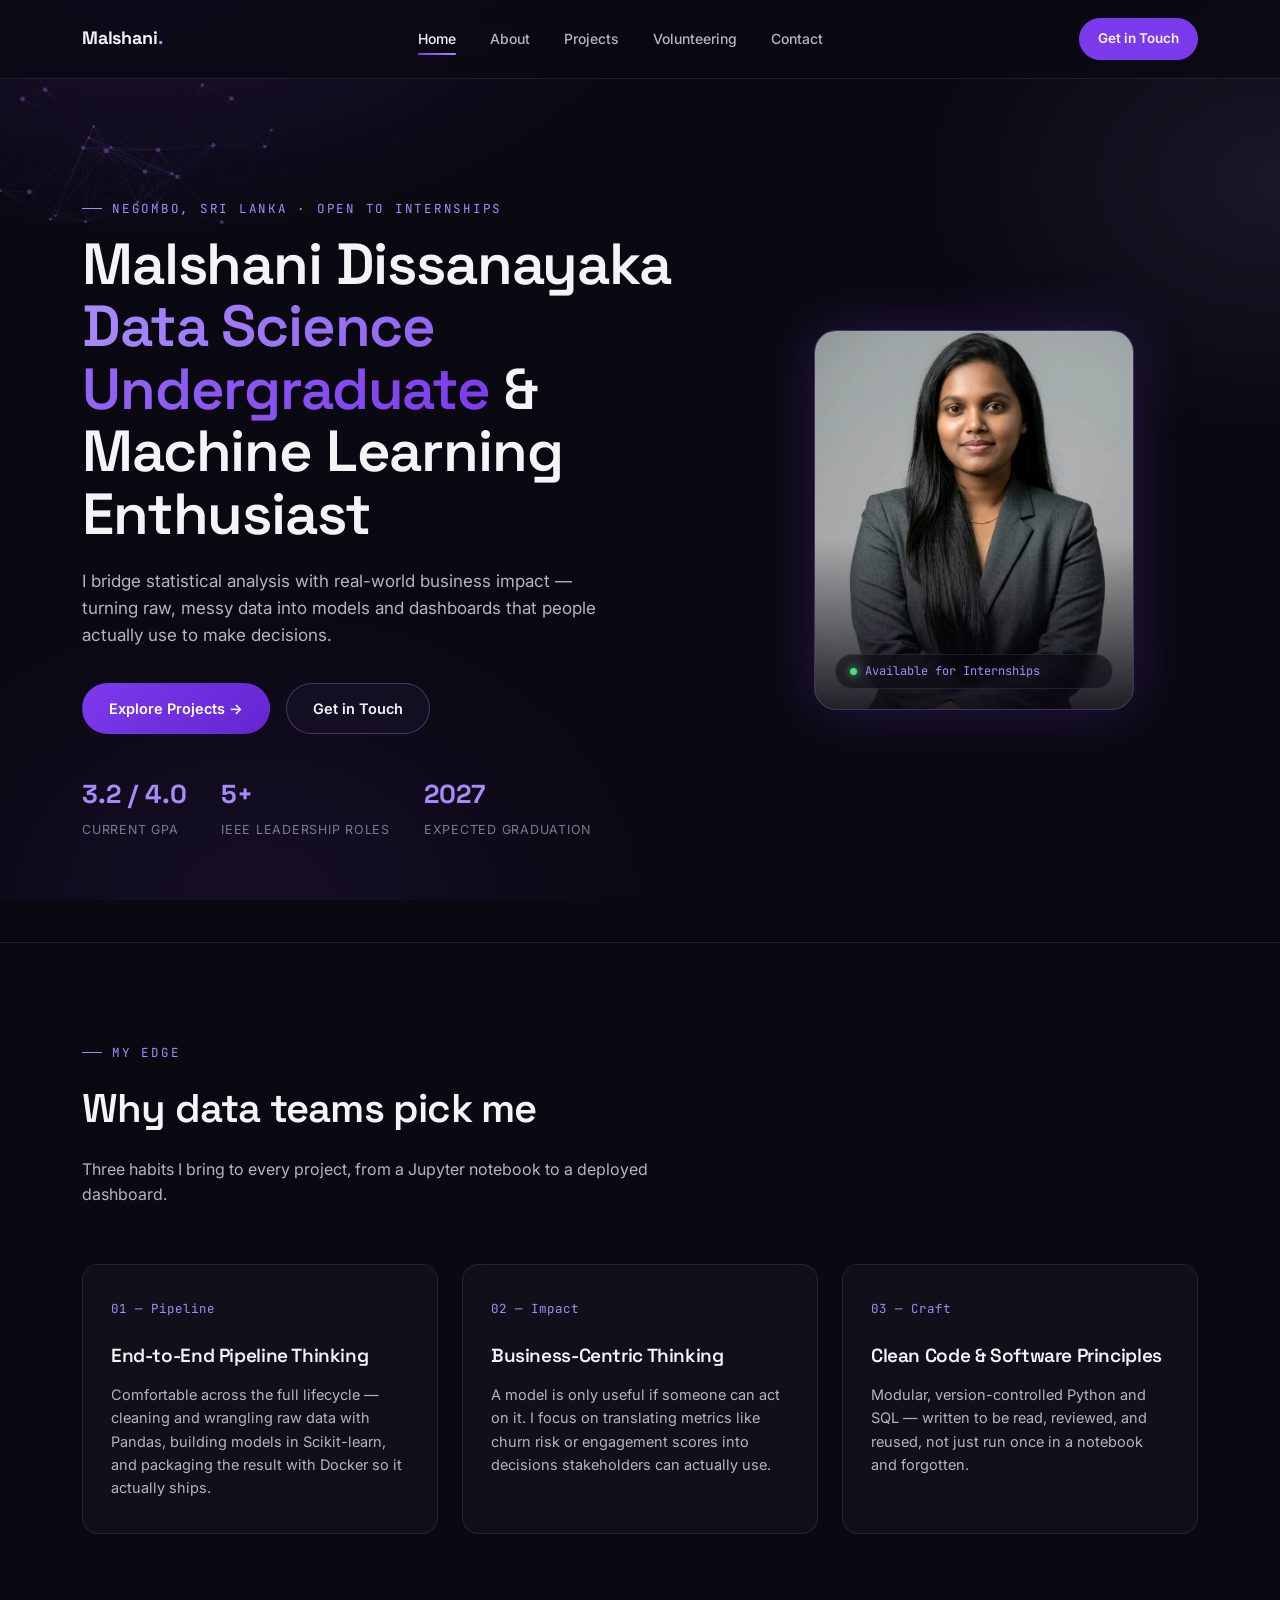
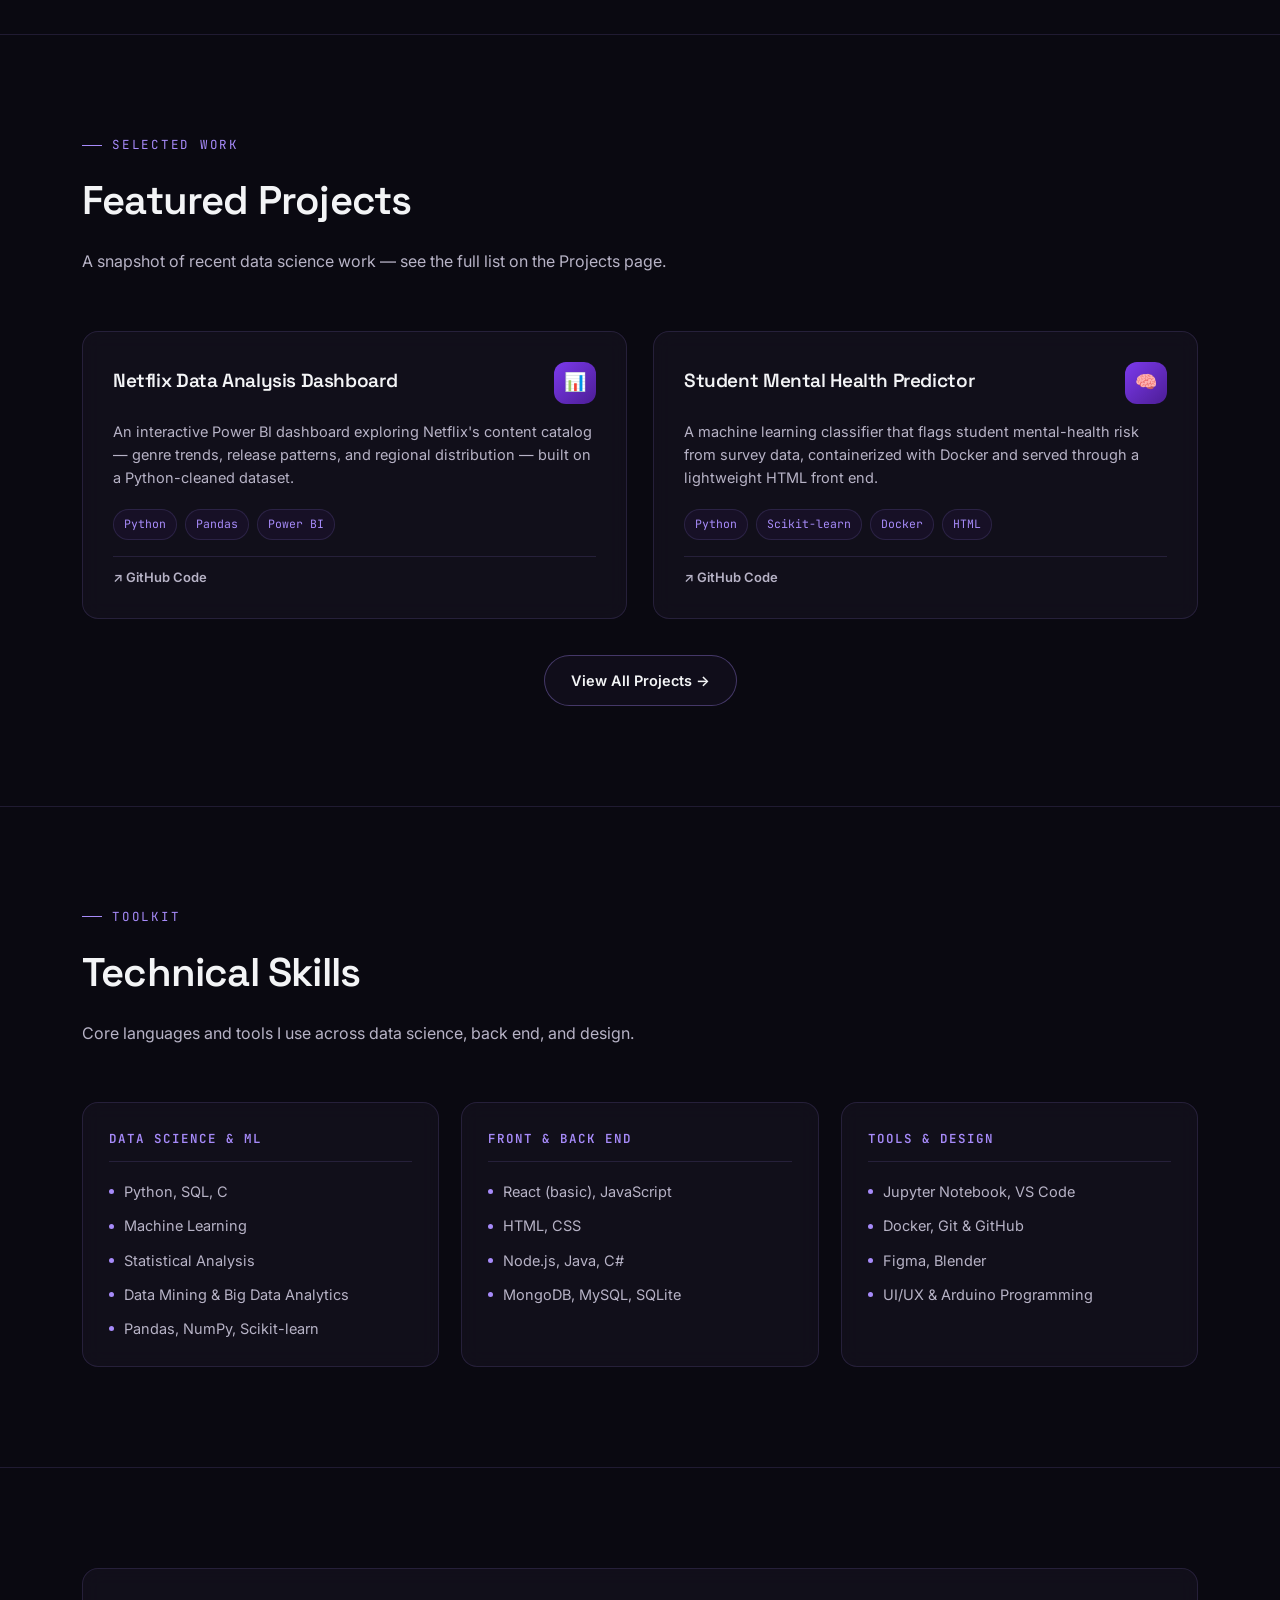
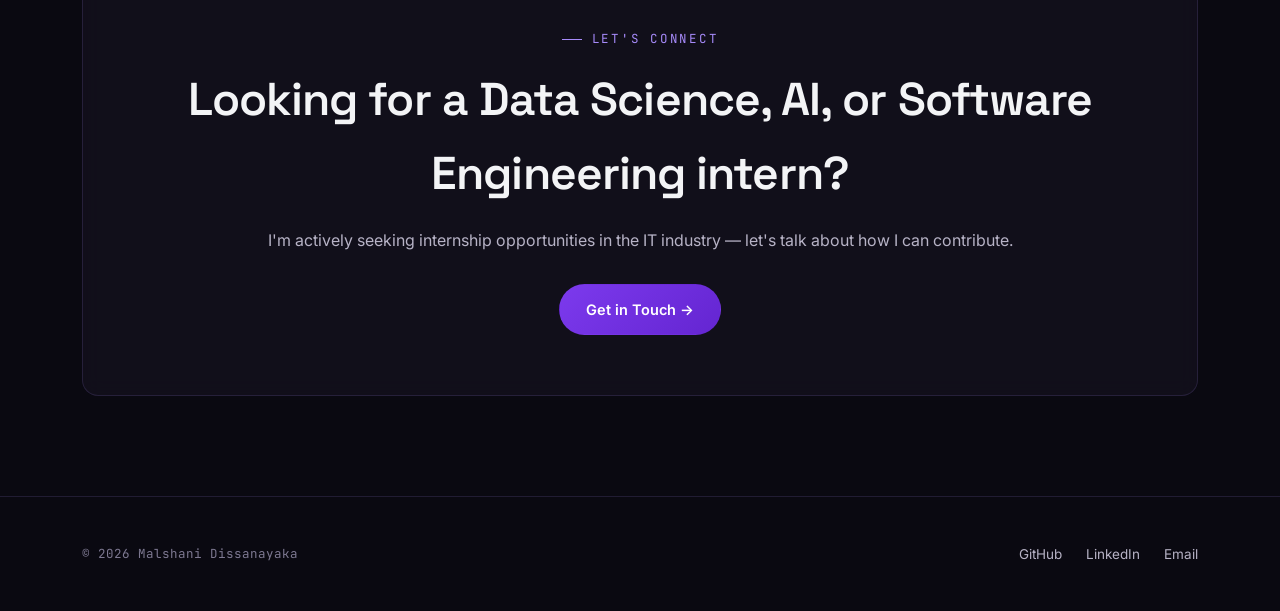
<file: index.html>
<!DOCTYPE html>
<html lang="en">
<head>
<meta charset="UTF-8" />
<meta name="viewport" content="width=device-width, initial-scale=1.0" />
<title>Malshani Dissanayaka — Data Science Undergraduate</title>
<meta name="description" content="Portfolio of Malshani Dissanayaka, Data Science undergraduate specializing in machine learning, analytics and data-driven products." />
<link rel="preconnect" href="https://fonts.googleapis.com">
<link rel="preconnect" href="https://fonts.gstatic.com" crossorigin>
<link href="https://fonts.googleapis.com/css2?family=Space+Grotesk:wght@500;600;700&family=Inter:wght@400;500;600;700&family=JetBrains+Mono:wght@400;500&display=swap" rel="stylesheet">
<link rel="stylesheet" href="css/style.css" />
</head>
<body>

<nav class="nav">
  <div class="nav-inner">
    <a href="index.html" class="nav-logo">Malshani<span>.</span></a>
    <ul class="nav-links">
      <li><a href="index.html" class="active">Home</a></li>
      <li><a href="about.html">About</a></li>
      <li><a href="projects.html">Projects</a></li>
      <li><a href="volunteering.html">Volunteering</a></li>
      <li><a href="contact.html">Contact</a></li>
    </ul>
    <a href="contact.html" class="nav-cta">Get in Touch</a>
    <button class="nav-toggle" aria-label="Toggle navigation">
      <span></span><span></span><span></span>
    </button>
  </div>
</nav>

<header class="hero">
  <canvas id="node-canvas"></canvas>
  <div class="wrap">
    <div class="hero-grid">
      <div>
        <div class="eyebrow">Negombo, Sri Lanka · Open to internships</div>
        <h1>Malshani Dissanayaka<br><span class="accent">Data Science Undergraduate</span> &amp; Machine Learning Enthusiast</h1>
        <p class="hero-sub">I bridge statistical analysis with real-world business impact — turning raw, messy data into models and dashboards that people actually use to make decisions.</p>
        <div class="hero-actions">
          <a href="projects.html" class="btn btn-primary">Explore Projects →</a>
          <a href="contact.html" class="btn btn-ghost">Get in Touch</a>
        </div>
        <div class="hero-stats">
          <div class="hstat"><b>3.2 / 4.0</b><span>Current GPA</span></div>
          <div class="hstat"><b>5+</b><span>IEEE Leadership Roles</span></div>
          <div class="hstat"><b>2027</b><span>Expected Graduation</span></div>
        </div>
      </div>
      <div class="hero-portrait">
        <div class="portrait-frame">
          <img src="assets/profile.png" alt="Portrait of Malshani Dissanayaka" />
          <div class="portrait-tag"><span class="pulse-dot"></span> Available for Internships</div>
        </div>
      </div>
    </div>
  </div>
</header>

<section class="section" id="edge">
  <div class="wrap">
    <div class="section-head reveal">
      <div class="eyebrow">My Edge</div>
      <h2>Why data teams pick me</h2>
      <p>Three habits I bring to every project, from a Jupyter notebook to a deployed dashboard.</p>
    </div>
    <div class="pillars">
      <div class="pillar reveal">
        <div class="pillar-index mono">01 — Pipeline</div>
        <h3>End-to-End Pipeline Thinking</h3>
        <p>Comfortable across the full lifecycle — cleaning and wrangling raw data with Pandas, building models in Scikit-learn, and packaging the result with Docker so it actually ships.</p>
      </div>
      <div class="pillar reveal">
        <div class="pillar-index mono">02 — Impact</div>
        <h3>Business-Centric Thinking</h3>
        <p>A model is only useful if someone can act on it. I focus on translating metrics like churn risk or engagement scores into decisions stakeholders can actually use.</p>
      </div>
      <div class="pillar reveal">
        <div class="pillar-index mono">03 — Craft</div>
        <h3>Clean Code &amp; Software Principles</h3>
        <p>Modular, version-controlled Python and SQL — written to be read, reviewed, and reused, not just run once in a notebook and forgotten.</p>
      </div>
    </div>
  </div>
</section>

<section class="section" id="projects-preview">
  <div class="wrap">
    <div class="section-head reveal">
      <div class="eyebrow">Selected Work</div>
      <h2>Featured Projects</h2>
      <p>A snapshot of recent data science work — see the full list on the Projects page.</p>
    </div>
    <div class="project-grid">
      <div class="pcard reveal">
        <div class="pcard-top">
          <div>
            <h3>Netflix Data Analysis Dashboard</h3>
          </div>
          <div class="pcard-icon">📊</div>
        </div>
        <p>An interactive Power BI dashboard exploring Netflix's content catalog — genre trends, release patterns, and regional distribution — built on a Python-cleaned dataset.</p>
        <div class="tag-row">
          <span class="tag">Python</span><span class="tag">Pandas</span><span class="tag">Power BI</span>
        </div>
        <div class="pcard-links">
          <a href="https://github.com/MalshaniDissanayaka" target="_blank" rel="noopener">↗ GitHub Code</a>
        </div>
      </div>
      <div class="pcard reveal">
        <div class="pcard-top">
          <div>
            <h3>Student Mental Health Predictor</h3>
          </div>
          <div class="pcard-icon">🧠</div>
        </div>
        <p>A machine learning classifier that flags student mental-health risk from survey data, containerized with Docker and served through a lightweight HTML front end.</p>
        <div class="tag-row">
          <span class="tag">Python</span><span class="tag">Scikit-learn</span><span class="tag">Docker</span><span class="tag">HTML</span>
        </div>
        <div class="pcard-links">
          <a href="https://github.com/MalshaniDissanayaka" target="_blank" rel="noopener">↗ GitHub Code</a>
        </div>
      </div>
    </div>
    <div style="margin-top:36px;text-align:center;" class="reveal">
      <a href="projects.html" class="btn btn-ghost">View All Projects →</a>
    </div>
  </div>
</section>

<section class="section" id="skills-preview">
  <div class="wrap">
    <div class="section-head reveal">
      <div class="eyebrow">Toolkit</div>
      <h2>Technical Skills</h2>
      <p>Core languages and tools I use across data science, back end, and design.</p>
    </div>
    <div class="skills-grid">
      <div class="skill-col reveal">
        <h4>Data Science &amp; ML</h4>
        <ul>
          <li>Python, SQL, C</li>
          <li>Machine Learning</li>
          <li>Statistical Analysis</li>
          <li>Data Mining &amp; Big Data Analytics</li>
          <li>Pandas, NumPy, Scikit-learn</li>
        </ul>
      </div>
      <div class="skill-col reveal">
        <h4>Front &amp; Back End</h4>
        <ul>
          <li>React (basic), JavaScript</li>
          <li>HTML, CSS</li>
          <li>Node.js, Java, C#</li>
          <li>MongoDB, MySQL, SQLite</li>
        </ul>
      </div>
      <div class="skill-col reveal">
        <h4>Tools &amp; Design</h4>
        <ul>
          <li>Jupyter Notebook, VS Code</li>
          <li>Docker, Git &amp; GitHub</li>
          <li>Figma, Blender</li>
          <li>UI/UX &amp; Arduino Programming</li>
        </ul>
      </div>
    </div>
  </div>
</section>

<section class="section" id="cta">
  <div class="wrap reveal">
    <div class="contact-card contact-big">
      <div class="eyebrow" style="justify-content:center;">Let's Connect</div>
      <h2>Looking for a Data Science, AI, or Software Engineering intern?</h2>
      <p>I'm actively seeking internship opportunities in the IT industry — let's talk about how I can contribute.</p>
      <a href="contact.html" class="btn btn-primary">Get in Touch →</a>
    </div>
  </div>
</section>

<footer class="footer">
  <div class="wrap footer-inner">
    <span class="footer-mute">© 2026 Malshani Dissanayaka</span>
    <ul class="footer-links">
      <li><a href="https://github.com/MalshaniDissanayaka" target="_blank" rel="noopener">GitHub</a></li>
      <li><a href="https://www.linkedin.com/in/malshani-dissanayaka-32492b304" target="_blank" rel="noopener">LinkedIn</a></li>
      <li><a href="mailto:malsdiss7@gmail.com">Email</a></li>
    </ul>
  </div>
</footer>

<script src="js/script.js"></script>
</body>
</html>
</file>
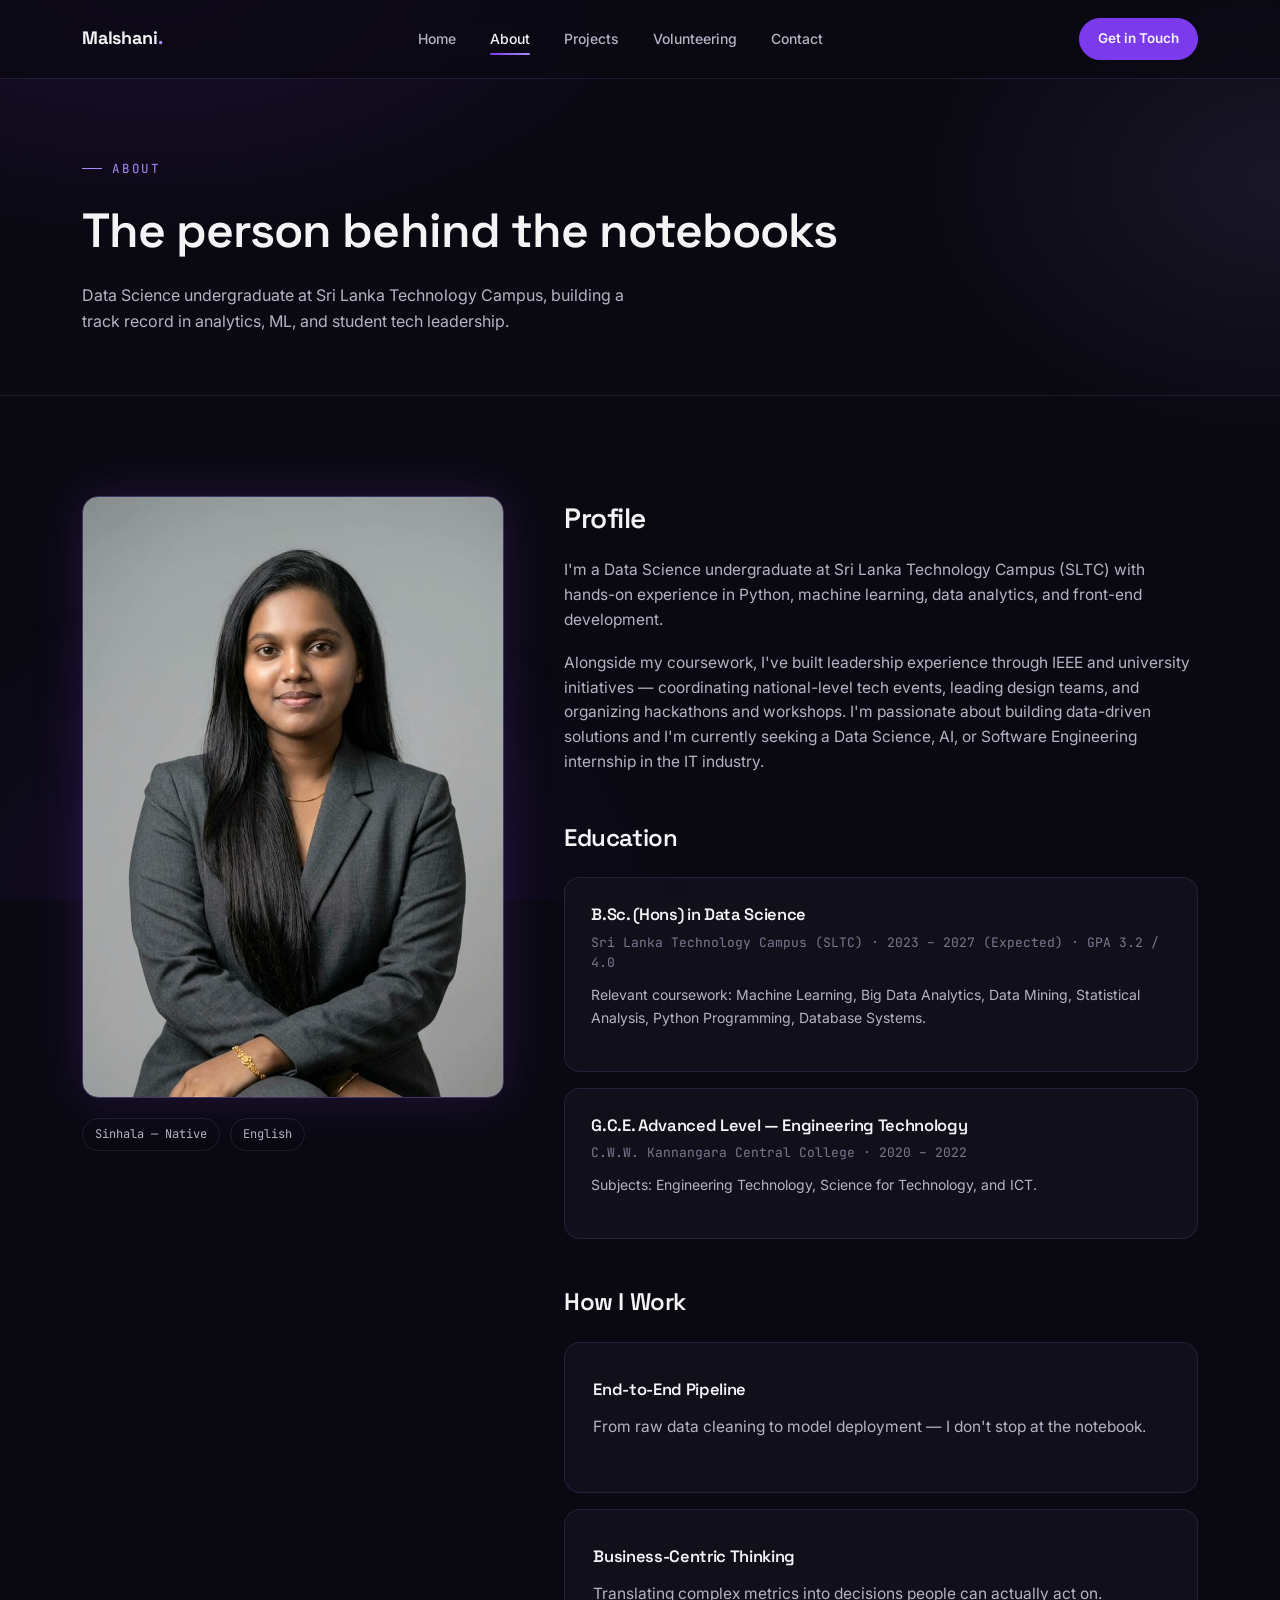
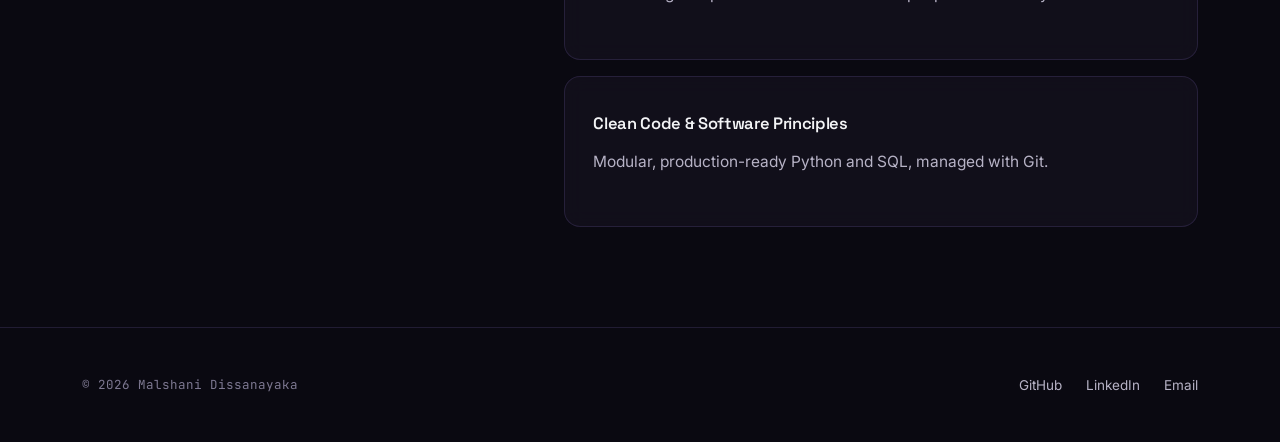
<file: about.html>
<!DOCTYPE html>
<html lang="en">
<head>
<meta charset="UTF-8" />
<meta name="viewport" content="width=device-width, initial-scale=1.0" />
<title>About — Malshani Dissanayaka</title>
<link rel="preconnect" href="https://fonts.googleapis.com">
<link rel="preconnect" href="https://fonts.gstatic.com" crossorigin>
<link href="https://fonts.googleapis.com/css2?family=Space+Grotesk:wght@500;600;700&family=Inter:wght@400;500;600;700&family=JetBrains+Mono:wght@400;500&display=swap" rel="stylesheet">
<link rel="stylesheet" href="css/style.css" />
</head>
<body>

<nav class="nav">
  <div class="nav-inner">
    <a href="index.html" class="nav-logo">Malshani<span>.</span></a>
    <ul class="nav-links">
      <li><a href="index.html">Home</a></li>
      <li><a href="about.html" class="active">About</a></li>
      <li><a href="projects.html">Projects</a></li>
      <li><a href="volunteering.html">Volunteering</a></li>
      <li><a href="contact.html">Contact</a></li>
    </ul>
    <a href="contact.html" class="nav-cta">Get in Touch</a>
    <button class="nav-toggle" aria-label="Toggle navigation"><span></span><span></span><span></span></button>
  </div>
</nav>

<header class="page-hero">
  <div class="wrap">
    <div class="eyebrow">About</div>
    <h1>The person behind the notebooks</h1>
    <p>Data Science undergraduate at Sri Lanka Technology Campus, building a track record in analytics, ML, and student tech leadership.</p>
  </div>
</header>

<section class="section" style="border-top:none;">
  <div class="wrap">
    <div class="about-grid">
      <div class="about-photo reveal">
        <div class="frame">
          <img src="assets/profile.png" alt="Malshani Dissanayaka" />
        </div>
        <div class="about-lang">
          <span class="lang-pill">Sinhala — Native</span>
          <span class="lang-pill">English</span>
        </div>
      </div>

      <div class="about-body">
        <div class="reveal" style="margin-bottom:44px;">
          <h2 style="font-size:28px;margin-bottom:18px;">Profile</h2>
          <p>I'm a Data Science undergraduate at Sri Lanka Technology Campus (SLTC) with hands-on experience in Python, machine learning, data analytics, and front-end development.</p>
          <p>Alongside my coursework, I've built leadership experience through IEEE and university initiatives — coordinating national-level tech events, leading design teams, and organizing hackathons and workshops. I'm passionate about building data-driven solutions and I'm currently seeking a Data Science, AI, or Software Engineering internship in the IT industry.</p>
        </div>

        <div class="reveal">
          <h2 style="font-size:24px;margin-bottom:20px;">Education</h2>
          <div class="edu-card">
            <h4>B.Sc. (Hons) in Data Science</h4>
            <div class="edu-meta">Sri Lanka Technology Campus (SLTC) · 2023 – 2027 (Expected) · GPA 3.2 / 4.0</div>
            <p>Relevant coursework: Machine Learning, Big Data Analytics, Data Mining, Statistical Analysis, Python Programming, Database Systems.</p>
          </div>
          <div class="edu-card">
            <h4>G.C.E. Advanced Level — Engineering Technology</h4>
            <div class="edu-meta">C.W.W. Kannangara Central College · 2020 – 2022</div>
            <p>Subjects: Engineering Technology, Science for Technology, and ICT.</p>
          </div>
        </div>

        <div class="reveal" style="margin-top:44px;">
          <h2 style="font-size:24px;margin-bottom:20px;">How I Work</h2>
          <div class="pillars" style="grid-template-columns:1fr;gap:16px;">
            <div class="pillar">
              <h3 style="font-size:16.5px;">End-to-End Pipeline</h3>
              <p>From raw data cleaning to model deployment — I don't stop at the notebook.</p>
            </div>
            <div class="pillar">
              <h3 style="font-size:16.5px;">Business-Centric Thinking</h3>
              <p>Translating complex metrics into decisions people can actually act on.</p>
            </div>
            <div class="pillar">
              <h3 style="font-size:16.5px;">Clean Code &amp; Software Principles</h3>
              <p>Modular, production-ready Python and SQL, managed with Git.</p>
            </div>
          </div>
        </div>
      </div>
    </div>
  </div>
</section>

<footer class="footer">
  <div class="wrap footer-inner">
    <span class="footer-mute">© 2026 Malshani Dissanayaka</span>
    <ul class="footer-links">
      <li><a href="https://github.com/MalshaniDissanayaka" target="_blank" rel="noopener">GitHub</a></li>
      <li><a href="https://www.linkedin.com/in/malshani-dissanayaka-32492b304" target="_blank" rel="noopener">LinkedIn</a></li>
      <li><a href="mailto:malsdiss7@gmail.com">Email</a></li>
    </ul>
  </div>
</footer>

<script src="js/script.js"></script>
</body>
</html>
</file>
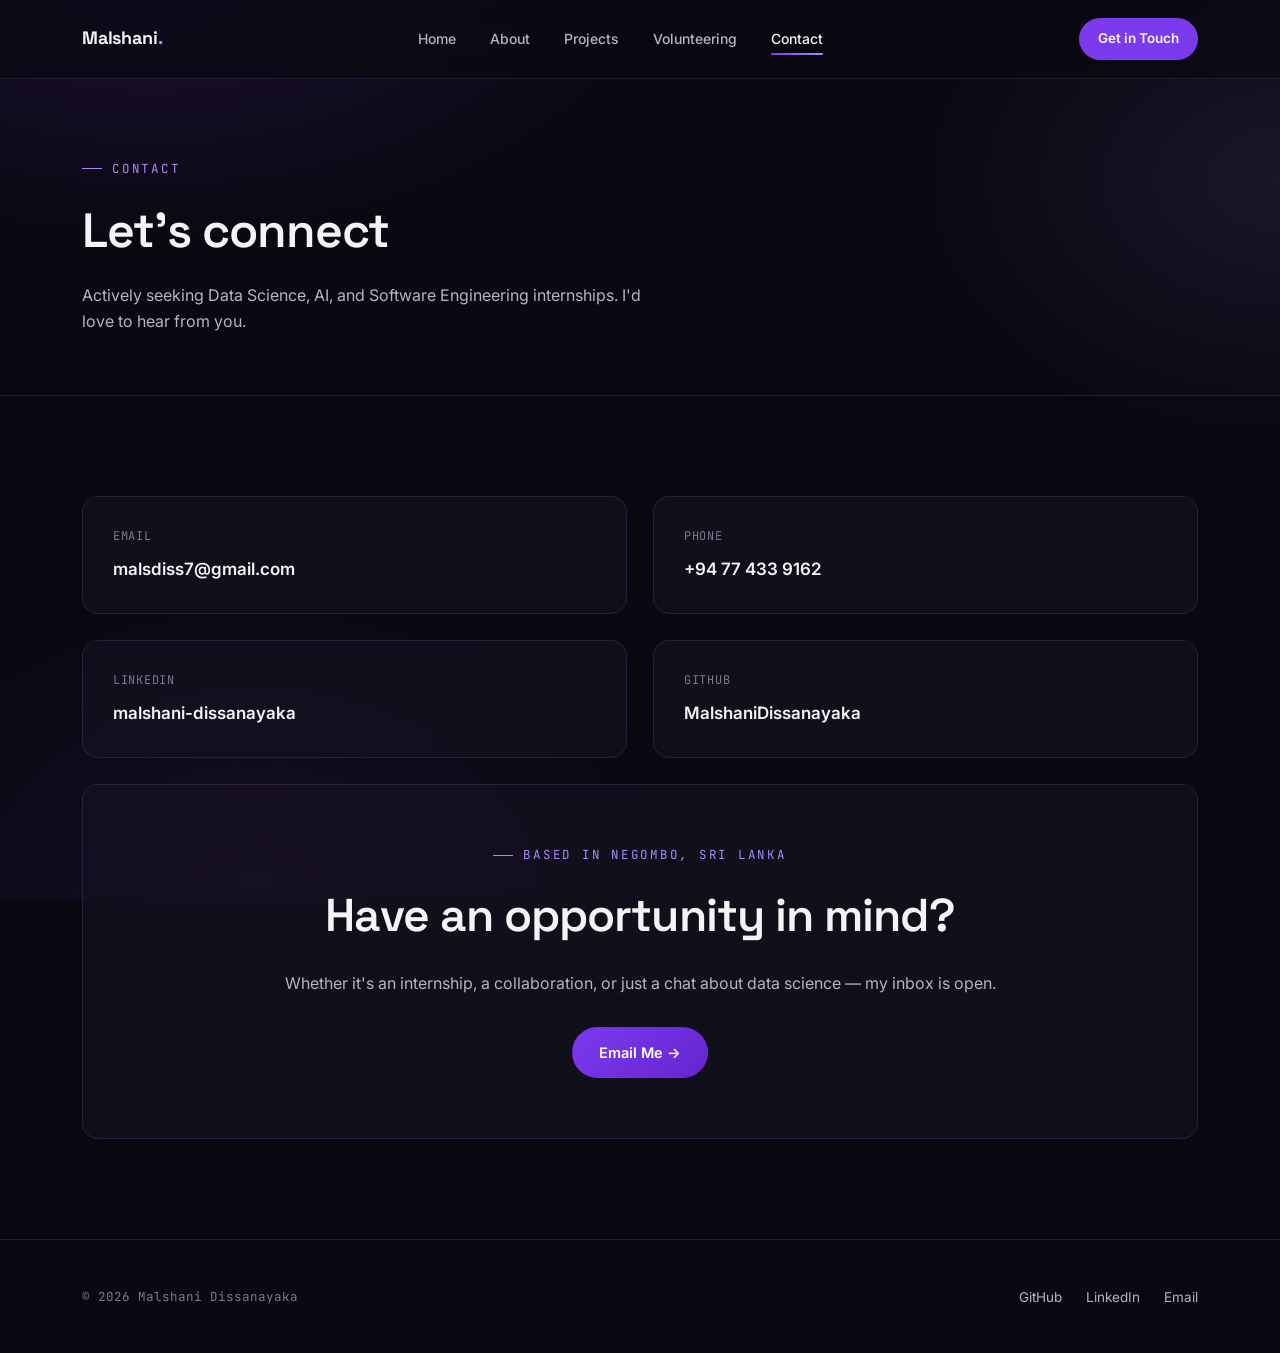
<file: contact.html>
<!DOCTYPE html>
<html lang="en">
<head>
<meta charset="UTF-8" />
<meta name="viewport" content="width=device-width, initial-scale=1.0" />
<title>Contact — Malshani Dissanayaka</title>
<link rel="preconnect" href="https://fonts.googleapis.com">
<link rel="preconnect" href="https://fonts.gstatic.com" crossorigin>
<link href="https://fonts.googleapis.com/css2?family=Space+Grotesk:wght@500;600;700&family=Inter:wght@400;500;600;700&family=JetBrains+Mono:wght@400;500&display=swap" rel="stylesheet">
<link rel="stylesheet" href="css/style.css" />
</head>
<body>

<nav class="nav">
  <div class="nav-inner">
    <a href="index.html" class="nav-logo">Malshani<span>.</span></a>
    <ul class="nav-links">
      <li><a href="index.html">Home</a></li>
      <li><a href="about.html">About</a></li>
      <li><a href="projects.html">Projects</a></li>
      <li><a href="volunteering.html">Volunteering</a></li>
      <li><a href="contact.html" class="active">Contact</a></li>
    </ul>
    <a href="contact.html" class="nav-cta">Get in Touch</a>
    <button class="nav-toggle" aria-label="Toggle navigation"><span></span><span></span><span></span></button>
  </div>
</nav>

<header class="page-hero">
  <div class="wrap">
    <div class="eyebrow">Contact</div>
    <h1>Let's connect</h1>
    <p>Actively seeking Data Science, AI, and Software Engineering internships. I'd love to hear from you.</p>
  </div>
</header>

<section class="section" style="border-top:none;">
  <div class="wrap">
    <div class="contact-grid">

      <a href="mailto:malsdiss7@gmail.com" class="contact-card reveal">
        <div class="cc-label mono">Email</div>
        <div class="cc-value">malsdiss7@gmail.com</div>
      </a>

      <a href="tel:+94774339162" class="contact-card reveal">
        <div class="cc-label mono">Phone</div>
        <div class="cc-value">+94 77 433 9162</div>
      </a>

      <a href="https://www.linkedin.com/in/malshani-dissanayaka-32492b304" target="_blank" rel="noopener" class="contact-card reveal">
        <div class="cc-label mono">LinkedIn</div>
        <div class="cc-value">malshani-dissanayaka</div>
      </a>

      <a href="https://github.com/MalshaniDissanayaka" target="_blank" rel="noopener" class="contact-card reveal">
        <div class="cc-label mono">GitHub</div>
        <div class="cc-value">MalshaniDissanayaka</div>
      </a>

      <div class="contact-card contact-big reveal">
        <div class="eyebrow" style="justify-content:center;">Based in Negombo, Sri Lanka</div>
        <h2>Have an opportunity in mind?</h2>
        <p>Whether it's an internship, a collaboration, or just a chat about data science — my inbox is open.</p>
        <a href="mailto:malsdiss7@gmail.com" class="btn btn-primary">Email Me →</a>
      </div>

    </div>
  </div>
</section>

<footer class="footer">
  <div class="wrap footer-inner">
    <span class="footer-mute">© 2026 Malshani Dissanayaka</span>
    <ul class="footer-links">
      <li><a href="https://github.com/MalshaniDissanayaka" target="_blank" rel="noopener">GitHub</a></li>
      <li><a href="https://www.linkedin.com/in/malshani-dissanayaka-32492b304" target="_blank" rel="noopener">LinkedIn</a></li>
      <li><a href="mailto:malsdiss7@gmail.com">Email</a></li>
    </ul>
  </div>
</footer>

<script src="js/script.js"></script>
</body>
</html>
</file>
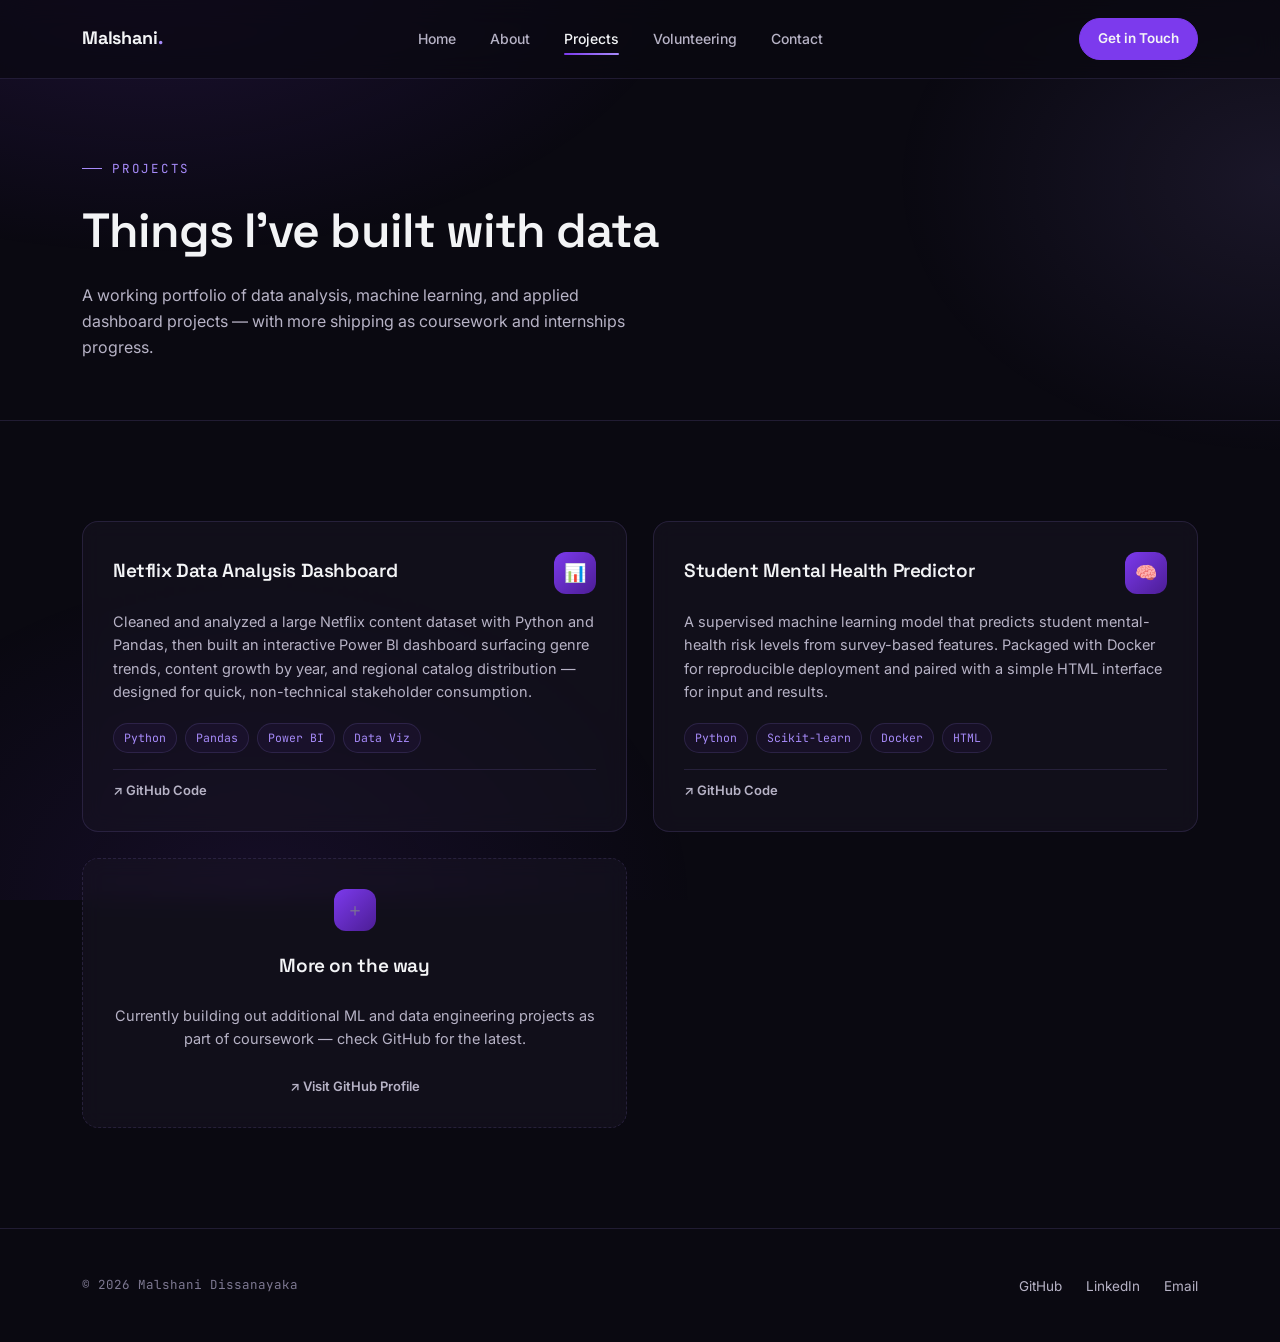
<file: projects.html>
<!DOCTYPE html>
<html lang="en">
<head>
<meta charset="UTF-8" />
<meta name="viewport" content="width=device-width, initial-scale=1.0" />
<title>Projects — Malshani Dissanayaka</title>
<link rel="preconnect" href="https://fonts.googleapis.com">
<link rel="preconnect" href="https://fonts.gstatic.com" crossorigin>
<link href="https://fonts.googleapis.com/css2?family=Space+Grotesk:wght@500;600;700&family=Inter:wght@400;500;600;700&family=JetBrains+Mono:wght@400;500&display=swap" rel="stylesheet">
<link rel="stylesheet" href="css/style.css" />
</head>
<body>

<nav class="nav">
  <div class="nav-inner">
    <a href="index.html" class="nav-logo">Malshani<span>.</span></a>
    <ul class="nav-links">
      <li><a href="index.html">Home</a></li>
      <li><a href="about.html">About</a></li>
      <li><a href="projects.html" class="active">Projects</a></li>
      <li><a href="volunteering.html">Volunteering</a></li>
      <li><a href="contact.html">Contact</a></li>
    </ul>
    <a href="contact.html" class="nav-cta">Get in Touch</a>
    <button class="nav-toggle" aria-label="Toggle navigation"><span></span><span></span><span></span></button>
  </div>
</nav>

<header class="page-hero">
  <div class="wrap">
    <div class="eyebrow">Projects</div>
    <h1>Things I've built with data</h1>
    <p>A working portfolio of data analysis, machine learning, and applied dashboard projects — with more shipping as coursework and internships progress.</p>
  </div>
</header>

<section class="section" style="border-top:none;">
  <div class="wrap">
    <div class="project-grid">

      <div class="pcard reveal">
        <div class="pcard-top">
          <div><h3>Netflix Data Analysis Dashboard</h3></div>
          <div class="pcard-icon">📊</div>
        </div>
        <p>Cleaned and analyzed a large Netflix content dataset with Python and Pandas, then built an interactive Power BI dashboard surfacing genre trends, content growth by year, and regional catalog distribution — designed for quick, non-technical stakeholder consumption.</p>
        <div class="tag-row">
          <span class="tag">Python</span><span class="tag">Pandas</span><span class="tag">Power BI</span><span class="tag">Data Viz</span>
        </div>
        <div class="pcard-links">
          <a href="https://github.com/MalshaniDissanayaka" target="_blank" rel="noopener">↗ GitHub Code</a>
        </div>
      </div>

      <div class="pcard reveal">
        <div class="pcard-top">
          <div><h3>Student Mental Health Predictor</h3></div>
          <div class="pcard-icon">🧠</div>
        </div>
        <p>A supervised machine learning model that predicts student mental-health risk levels from survey-based features. Packaged with Docker for reproducible deployment and paired with a simple HTML interface for input and results.</p>
        <div class="tag-row">
          <span class="tag">Python</span><span class="tag">Scikit-learn</span><span class="tag">Docker</span><span class="tag">HTML</span>
        </div>
        <div class="pcard-links">
          <a href="https://github.com/MalshaniDissanayaka" target="_blank" rel="noopener">↗ GitHub Code</a>
        </div>
      </div>

      <div class="pcard pcard-more reveal">
        <div class="pcard-icon" style="margin:0 auto;">＋</div>
        <h3>More on the way</h3>
        <p>Currently building out additional ML and data engineering projects as part of coursework — check GitHub for the latest.</p>
        <div class="pcard-links" style="border-top:none;justify-content:center;">
          <a href="https://github.com/MalshaniDissanayaka" target="_blank" rel="noopener">↗ Visit GitHub Profile</a>
        </div>
      </div>

    </div>
  </div>
</section>

<footer class="footer">
  <div class="wrap footer-inner">
    <span class="footer-mute">© 2026 Malshani Dissanayaka</span>
    <ul class="footer-links">
      <li><a href="https://github.com/MalshaniDissanayaka" target="_blank" rel="noopener">GitHub</a></li>
      <li><a href="https://www.linkedin.com/in/malshani-dissanayaka-32492b304" target="_blank" rel="noopener">LinkedIn</a></li>
      <li><a href="mailto:malsdiss7@gmail.com">Email</a></li>
    </ul>
  </div>
</footer>

<script src="js/script.js"></script>
</body>
</html>
</file>
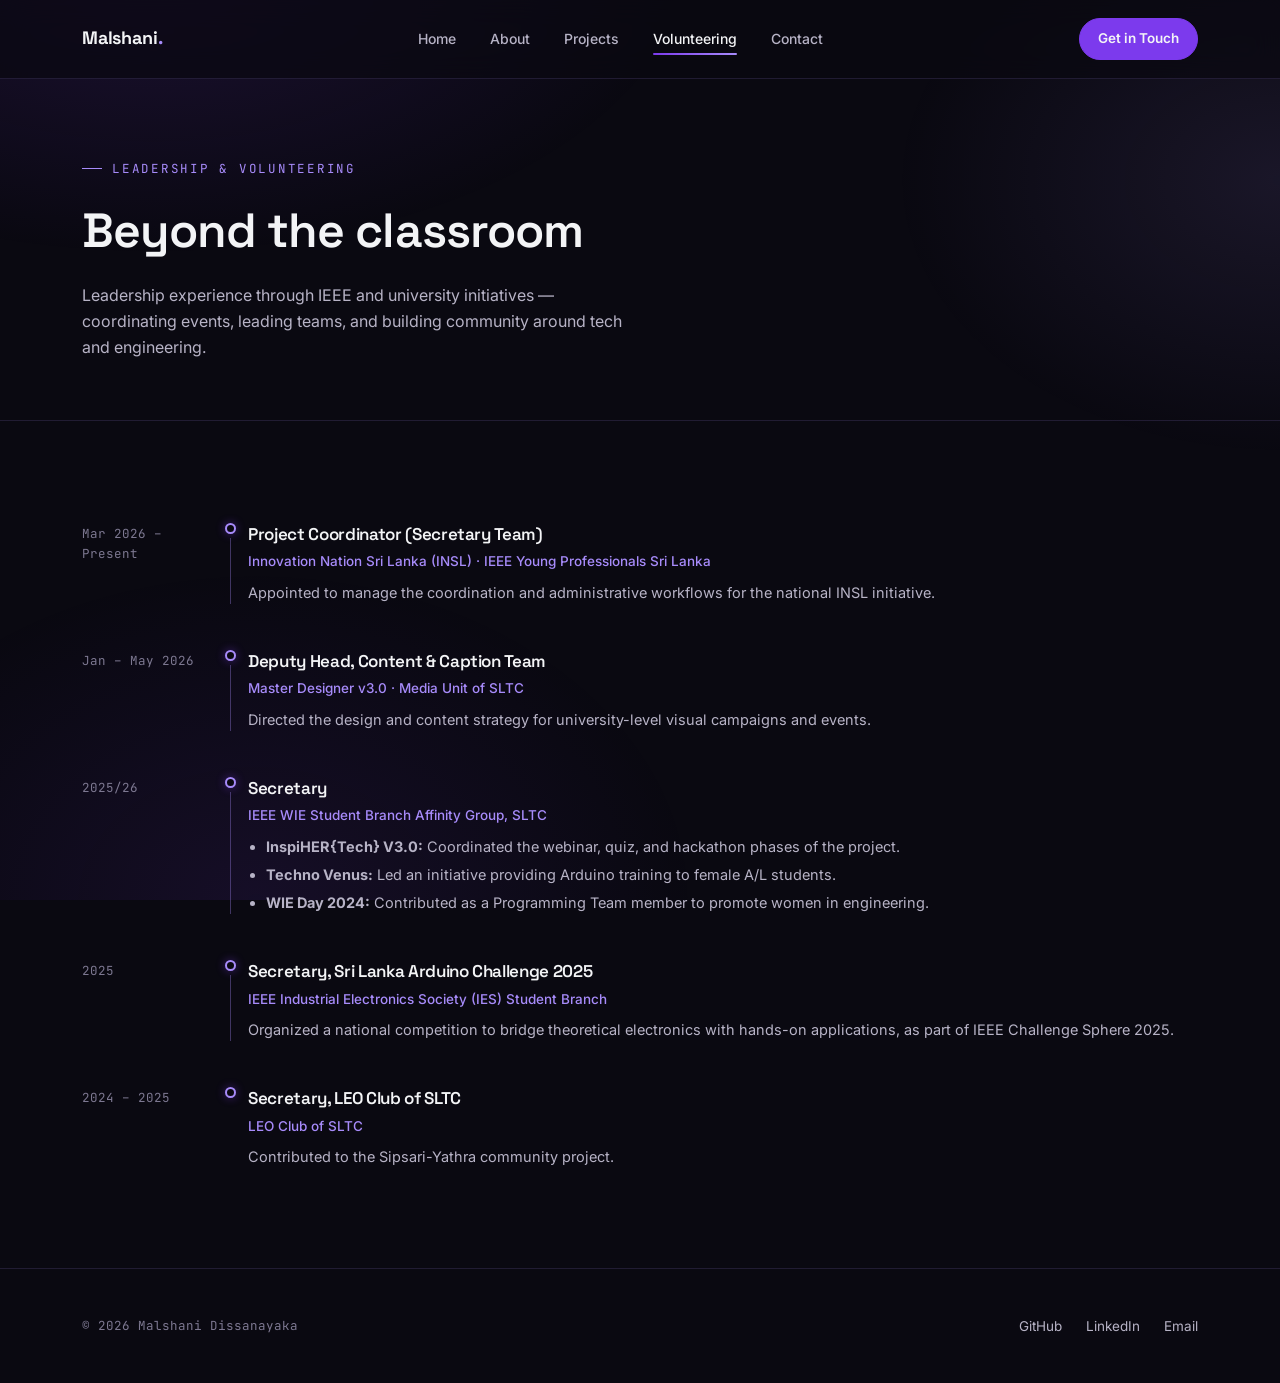
<file: volunteering.html>
<!DOCTYPE html>
<html lang="en">
<head>
<meta charset="UTF-8" />
<meta name="viewport" content="width=device-width, initial-scale=1.0" />
<title>Volunteering — Malshani Dissanayaka</title>
<link rel="preconnect" href="https://fonts.googleapis.com">
<link rel="preconnect" href="https://fonts.gstatic.com" crossorigin>
<link href="https://fonts.googleapis.com/css2?family=Space+Grotesk:wght@500;600;700&family=Inter:wght@400;500;600;700&family=JetBrains+Mono:wght@400;500&display=swap" rel="stylesheet">
<link rel="stylesheet" href="css/style.css" />
</head>
<body>

<nav class="nav">
  <div class="nav-inner">
    <a href="index.html" class="nav-logo">Malshani<span>.</span></a>
    <ul class="nav-links">
      <li><a href="index.html">Home</a></li>
      <li><a href="about.html">About</a></li>
      <li><a href="projects.html">Projects</a></li>
      <li><a href="volunteering.html" class="active">Volunteering</a></li>
      <li><a href="contact.html">Contact</a></li>
    </ul>
    <a href="contact.html" class="nav-cta">Get in Touch</a>
    <button class="nav-toggle" aria-label="Toggle navigation"><span></span><span></span><span></span></button>
  </div>
</nav>

<header class="page-hero">
  <div class="wrap">
    <div class="eyebrow">Leadership &amp; Volunteering</div>
    <h1>Beyond the classroom</h1>
    <p>Leadership experience through IEEE and university initiatives — coordinating events, leading teams, and building community around tech and engineering.</p>
  </div>
</header>

<section class="section" style="border-top:none;">
  <div class="wrap">
    <div class="timeline">

      <div class="tl-item reveal">
        <div class="tl-date mono">Mar 2026 – Present</div>
        <div class="tl-rail"><div class="tl-dot"></div><div class="tl-line"></div></div>
        <div class="tl-content">
          <h3>Project Coordinator (Secretary Team)</h3>
          <div class="tl-org">Innovation Nation Sri Lanka (INSL) · IEEE Young Professionals Sri Lanka</div>
          <p>Appointed to manage the coordination and administrative workflows for the national INSL initiative.</p>
        </div>
      </div>

      <div class="tl-item reveal">
        <div class="tl-date mono">Jan – May 2026</div>
        <div class="tl-rail"><div class="tl-dot"></div><div class="tl-line"></div></div>
        <div class="tl-content">
          <h3>Deputy Head, Content &amp; Caption Team</h3>
          <div class="tl-org">Master Designer v3.0 · Media Unit of SLTC</div>
          <p>Directed the design and content strategy for university-level visual campaigns and events.</p>
        </div>
      </div>

      <div class="tl-item reveal">
        <div class="tl-date mono">2025/26</div>
        <div class="tl-rail"><div class="tl-dot"></div><div class="tl-line"></div></div>
        <div class="tl-content">
          <h3>Secretary</h3>
          <div class="tl-org">IEEE WIE Student Branch Affinity Group, SLTC</div>
          <ul>
            <li><b>InspiHER{Tech} V3.0:</b> Coordinated the webinar, quiz, and hackathon phases of the project.</li>
            <li><b>Techno Venus:</b> Led an initiative providing Arduino training to female A/L students.</li>
            <li><b>WIE Day 2024:</b> Contributed as a Programming Team member to promote women in engineering.</li>
          </ul>
        </div>
      </div>

      <div class="tl-item reveal">
        <div class="tl-date mono">2025</div>
        <div class="tl-rail"><div class="tl-dot"></div><div class="tl-line"></div></div>
        <div class="tl-content">
          <h3>Secretary, Sri Lanka Arduino Challenge 2025</h3>
          <div class="tl-org">IEEE Industrial Electronics Society (IES) Student Branch</div>
          <p>Organized a national competition to bridge theoretical electronics with hands-on applications, as part of IEEE Challenge Sphere 2025.</p>
        </div>
      </div>

      <div class="tl-item reveal">
        <div class="tl-date mono">2024 – 2025</div>
        <div class="tl-rail"><div class="tl-dot"></div></div>
        <div class="tl-content">
          <h3>Secretary, LEO Club of SLTC</h3>
          <div class="tl-org">LEO Club of SLTC</div>
          <p>Contributed to the Sipsari-Yathra community project.</p>
        </div>
      </div>

    </div>
  </div>
</section>

<footer class="footer">
  <div class="wrap footer-inner">
    <span class="footer-mute">© 2026 Malshani Dissanayaka</span>
    <ul class="footer-links">
      <li><a href="https://github.com/MalshaniDissanayaka" target="_blank" rel="noopener">GitHub</a></li>
      <li><a href="https://www.linkedin.com/in/malshani-dissanayaka-32492b304" target="_blank" rel="noopener">LinkedIn</a></li>
      <li><a href="mailto:malsdiss7@gmail.com">Email</a></li>
    </ul>
  </div>
</footer>

<script src="js/script.js"></script>
</body>
</html>
</file>
<file: css/style.css>
/* ===========================================================
   Malshani Dissanayaka — Portfolio Design System
   Display: Space Grotesk | Body: Inter | Mono: JetBrains Mono
   =========================================================== */

:root {
  --bg-0: #0a0911;
  --bg-1: #13111c;
  --bg-2: #191625;
  --card: rgba(24, 21, 36, 0.55);
  --card-solid: #15131f;
  --border: rgba(167, 139, 250, 0.14);
  --border-strong: rgba(167, 139, 250, 0.35);
  --accent: #7c3aed;
  --accent-2: #a78bfa;
  --accent-glow: rgba(124, 58, 237, 0.45);
  --text: #f3f4f6;
  --text-dim: #b7b3c6;
  --text-mute: #7d7891;
  --radius: 16px;
  --radius-sm: 10px;
  --maxw: 1180px;
}

* { margin: 0; padding: 0; box-sizing: border-box; }

html {
  scroll-behavior: smooth;
}

body {
  background: var(--bg-0);
  color: var(--text);
  font-family: "Inter", -apple-system, BlinkMacSystemFont, sans-serif;
  font-size: 16px;
  line-height: 1.6;
  overflow-x: hidden;
  position: relative;
}

/* ambient node-field backdrop, sits behind everything */
body::before {
  content: "";
  position: fixed;
  inset: 0;
  background:
    radial-gradient(ellipse 900px 500px at 12% -5%, rgba(124,58,237,0.16), transparent 60%),
    radial-gradient(ellipse 700px 500px at 100% 20%, rgba(167,139,250,0.10), transparent 55%),
    radial-gradient(ellipse 800px 600px at 20% 100%, rgba(124,58,237,0.10), transparent 55%);
  pointer-events: none;
  z-index: 0;
}

h1, h2, h3, h4 {
  font-family: "Space Grotesk", "Inter", sans-serif;
  font-weight: 600;
  letter-spacing: -0.02em;
  color: var(--text);
}

a { color: inherit; text-decoration: none; }

img { max-width: 100%; display: block; }

.mono {
  font-family: "JetBrains Mono", monospace;
}

.wrap {
  max-width: var(--maxw);
  margin: 0 auto;
  padding: 0 32px;
  position: relative;
  z-index: 1;
}

.eyebrow {
  font-family: "JetBrains Mono", monospace;
  font-size: 12.5px;
  letter-spacing: 0.14em;
  text-transform: uppercase;
  color: var(--accent-2);
  display: flex;
  align-items: center;
  gap: 10px;
  margin-bottom: 14px;
}

.eyebrow::before {
  content: "";
  width: 20px;
  height: 1px;
  background: var(--accent-2);
  display: inline-block;
}

section { position: relative; z-index: 1; }

/* ---------------- Nav ---------------- */
.nav {
  position: sticky;
  top: 0;
  z-index: 100;
  background: rgba(10, 9, 17, 0.72);
  backdrop-filter: blur(14px);
  -webkit-backdrop-filter: blur(14px);
  border-bottom: 1px solid var(--border);
}

.nav-inner {
  max-width: var(--maxw);
  margin: 0 auto;
  padding: 18px 32px;
  display: flex;
  align-items: center;
  justify-content: space-between;
}

.nav-logo {
  font-family: "Space Grotesk", sans-serif;
  font-weight: 700;
  font-size: 18px;
  letter-spacing: -0.01em;
}

.nav-logo span { color: var(--accent-2); }

.nav-links {
  display: flex;
  gap: 34px;
  list-style: none;
}

.nav-links a {
  font-size: 14px;
  font-weight: 500;
  color: var(--text-dim);
  position: relative;
  padding: 4px 0;
  transition: color 0.25s ease;
}

.nav-links a:hover, .nav-links a.active { color: var(--text); }

.nav-links a.active::after {
  content: "";
  position: absolute;
  left: 0; right: 0; bottom: -4px;
  height: 2px;
  background: linear-gradient(90deg, var(--accent), var(--accent-2));
  border-radius: 2px;
}

.nav-cta {
  font-size: 13.5px;
  font-weight: 600;
  padding: 9px 18px;
  border-radius: 999px;
  background: var(--accent);
  border: 1px solid var(--accent);
  transition: all 0.25s ease;
}

.nav-cta:hover {
  background: transparent;
  box-shadow: 0 0 22px var(--accent-glow);
}

.nav-toggle {
  display: none;
  flex-direction: column;
  gap: 5px;
  background: none;
  border: none;
  cursor: pointer;
}
.nav-toggle span {
  width: 22px; height: 2px; background: var(--text);
}

/* ---------------- Buttons ---------------- */
.btn {
  display: inline-flex;
  align-items: center;
  gap: 8px;
  font-family: "Inter", sans-serif;
  font-weight: 600;
  font-size: 14.5px;
  padding: 13px 26px;
  border-radius: 999px;
  cursor: pointer;
  transition: all 0.28s ease;
  border: 1px solid transparent;
}

.btn-primary {
  background: linear-gradient(135deg, var(--accent), #6425d1);
  color: #fff;
  box-shadow: 0 0 0 rgba(124,58,237,0);
}
.btn-primary:hover {
  box-shadow: 0 0 30px var(--accent-glow);
  transform: translateY(-2px);
}

.btn-ghost {
  border-color: var(--border-strong);
  color: var(--text);
  background: rgba(167,139,250,0.04);
}
.btn-ghost:hover {
  border-color: var(--accent-2);
  background: rgba(167,139,250,0.1);
  transform: translateY(-2px);
}

/* ---------------- Hero ---------------- */
.hero {
  padding: 120px 0 100px;
  position: relative;
  overflow: hidden;
}

#node-canvas {
  position: absolute;
  inset: 0;
  z-index: 0;
  opacity: 0.55;
}

.hero-grid {
  display: grid;
  grid-template-columns: 1.15fr 0.85fr;
  gap: 60px;
  align-items: center;
}

.hero h1 {
  font-size: clamp(36px, 5vw, 58px);
  line-height: 1.08;
  margin-bottom: 22px;
}

.hero h1 .accent {
  background: linear-gradient(120deg, var(--accent-2), var(--accent));
  -webkit-background-clip: text;
  background-clip: text;
  color: transparent;
}

.hero-sub {
  color: var(--text-dim);
  font-size: 17px;
  max-width: 540px;
  margin-bottom: 34px;
}

.hero-actions {
  display: flex;
  gap: 16px;
  flex-wrap: wrap;
  margin-bottom: 40px;
}

.hero-stats {
  display: flex;
  gap: 34px;
  flex-wrap: wrap;
}

.hstat b {
  display: block;
  font-family: "Space Grotesk", sans-serif;
  font-size: 26px;
  color: var(--accent-2);
}
.hstat span {
  font-size: 12.5px;
  color: var(--text-mute);
  text-transform: uppercase;
  letter-spacing: 0.06em;
}

.hero-portrait {
  position: relative;
  justify-self: center;
}

.portrait-frame {
  position: relative;
  width: 320px;
  height: 380px;
  border-radius: 22px;
  overflow: hidden;
  border: 1px solid var(--border-strong);
  box-shadow: 0 0 60px rgba(124,58,237,0.25);
}

.portrait-frame img {
  width: 100%;
  height: 100%;
  object-fit: cover;
  filter: saturate(1.02) contrast(1.03);
}

.portrait-frame::after {
  content: "";
  position: absolute;
  inset: 0;
  background: linear-gradient(180deg, transparent 55%, rgba(10,9,17,0.85));
}

.portrait-tag {
  position: absolute;
  bottom: 20px;
  left: 20px;
  right: 20px;
  z-index: 2;
  font-family: "JetBrains Mono", monospace;
  font-size: 12px;
  color: var(--accent-2);
  background: rgba(10,9,17,0.55);
  border: 1px solid var(--border);
  border-radius: 999px;
  padding: 7px 14px;
  backdrop-filter: blur(6px);
  display: inline-flex;
  gap: 8px;
  align-items: center;
}

.pulse-dot {
  width: 7px; height: 7px; border-radius: 50%;
  background: #4ade80;
  box-shadow: 0 0 8px #4ade80;
}

/* ---------------- Section shells ---------------- */
.section {
  padding: 100px 0;
  border-top: 1px solid var(--border);
}

.section-head {
  max-width: 640px;
  margin-bottom: 56px;
}

.section-head h2 {
  font-size: clamp(28px, 3.4vw, 40px);
  margin-bottom: 16px;
}

.section-head p {
  color: var(--text-dim);
  font-size: 16px;
}

/* ---------------- Pillars ---------------- */
.pillars {
  display: grid;
  grid-template-columns: repeat(3, 1fr);
  gap: 24px;
}

.pillar {
  background: var(--card);
  border: 1px solid var(--border);
  border-radius: var(--radius);
  padding: 34px 28px;
  backdrop-filter: blur(10px);
  transition: transform 0.3s ease, border-color 0.3s ease, box-shadow 0.3s ease;
}

.pillar:hover {
  transform: translateY(-6px);
  border-color: var(--border-strong);
  box-shadow: 0 18px 40px rgba(0,0,0,0.35), 0 0 30px rgba(124,58,237,0.12);
}

.pillar-index {
  font-family: "JetBrains Mono", monospace;
  font-size: 12.5px;
  color: var(--accent-2);
  margin-bottom: 22px;
}

.pillar h3 {
  font-size: 19px;
  margin-bottom: 12px;
}

.pillar p {
  color: var(--text-dim);
  font-size: 14.5px;
}

/* ---------------- Project cards ---------------- */
.project-grid {
  display: grid;
  grid-template-columns: repeat(2, 1fr);
  gap: 26px;
}

.pcard {
  background: var(--card);
  border: 1px solid var(--border);
  border-radius: var(--radius);
  padding: 30px;
  backdrop-filter: blur(10px);
  transition: transform 0.3s ease, border-color 0.3s ease;
  display: flex;
  flex-direction: column;
  gap: 16px;
}

.pcard:hover {
  transform: translateY(-5px);
  border-color: var(--border-strong);
}

.pcard-top {
  display: flex;
  justify-content: space-between;
  align-items: flex-start;
}

.pcard-icon {
  width: 42px; height: 42px;
  border-radius: 12px;
  background: linear-gradient(135deg, var(--accent), #4c1d95);
  display: flex; align-items: center; justify-content: center;
  font-size: 18px;
  flex-shrink: 0;
}

.pcard h3 {
  font-size: 19px;
  margin: 4px 0 6px;
}

.pcard p {
  color: var(--text-dim);
  font-size: 14.5px;
}

.tag-row {
  display: flex;
  flex-wrap: wrap;
  gap: 8px;
  margin-top: 4px;
}

.tag {
  font-family: "JetBrains Mono", monospace;
  font-size: 11.5px;
  padding: 5px 10px;
  border-radius: 999px;
  border: 1px solid var(--border);
  color: var(--accent-2);
  background: rgba(124,58,237,0.06);
}

.pcard-links {
  display: flex;
  gap: 14px;
  margin-top: auto;
  padding-top: 10px;
  border-top: 1px solid var(--border);
}

.pcard-links a {
  font-size: 13px;
  font-weight: 600;
  color: var(--text-dim);
  display: flex;
  align-items: center;
  gap: 6px;
  transition: color 0.2s ease;
}

.pcard-links a:hover { color: var(--accent-2); }

.pcard-more {
  border-style: dashed;
  align-items: center;
  justify-content: center;
  text-align: center;
  color: var(--text-mute);
}

/* ---------------- Skills grid ---------------- */
.skills-grid {
  display: grid;
  grid-template-columns: repeat(3, 1fr);
  gap: 22px;
}

.skill-col {
  background: var(--card);
  border: 1px solid var(--border);
  border-radius: var(--radius);
  padding: 26px;
  backdrop-filter: blur(10px);
}

.skill-col h4 {
  font-family: "JetBrains Mono", monospace;
  font-size: 12.5px;
  letter-spacing: 0.08em;
  text-transform: uppercase;
  color: var(--accent-2);
  margin-bottom: 18px;
  padding-bottom: 12px;
  border-bottom: 1px solid var(--border);
}

.skill-col ul { list-style: none; display: flex; flex-direction: column; gap: 11px; }

.skill-col li {
  font-size: 14.5px;
  color: var(--text-dim);
  display: flex;
  align-items: center;
  gap: 10px;
}

.skill-col li::before {
  content: "";
  width: 5px; height: 5px;
  border-radius: 50%;
  background: var(--accent-2);
  flex-shrink: 0;
}

/* ---------------- Timeline (About / Volunteering) ---------------- */
.timeline {
  display: flex;
  flex-direction: column;
  gap: 0;
}

.tl-item {
  display: grid;
  grid-template-columns: 130px 24px 1fr;
  gap: 6px;
  position: relative;
  padding-bottom: 44px;
}

.tl-item:last-child { padding-bottom: 0; }

.tl-date {
  font-family: "JetBrains Mono", monospace;
  font-size: 12.5px;
  color: var(--text-mute);
  padding-top: 3px;
}

.tl-rail {
  display: flex;
  flex-direction: column;
  align-items: center;
}

.tl-dot {
  width: 11px; height: 11px;
  border-radius: 50%;
  background: var(--bg-0);
  border: 2px solid var(--accent-2);
  box-shadow: 0 0 10px var(--accent-glow);
  flex-shrink: 0;
  margin-top: 2px;
}

.tl-line {
  flex: 1;
  width: 1px;
  background: var(--border-strong);
  margin-top: 4px;
}

.tl-item:last-child .tl-line { display: none; }

.tl-content h3 {
  font-size: 17px;
  margin-bottom: 3px;
}

.tl-org {
  font-size: 13.5px;
  color: var(--accent-2);
  margin-bottom: 8px;
  font-weight: 500;
}

.tl-content p, .tl-content ul {
  color: var(--text-dim);
  font-size: 14.5px;
}

.tl-content ul { padding-left: 18px; margin-top: 6px; display: flex; flex-direction: column; gap: 5px; }

/* ---------------- About page specifics ---------------- */
.about-grid {
  display: grid;
  grid-template-columns: 0.8fr 1.2fr;
  gap: 60px;
  align-items: start;
}

.about-photo {
  position: sticky;
  top: 110px;
}

.about-photo .frame {
  border-radius: var(--radius);
  overflow: hidden;
  border: 1px solid var(--border-strong);
  box-shadow: 0 0 50px rgba(124,58,237,0.2);
}

.about-lang {
  margin-top: 20px;
  display: flex;
  gap: 10px;
}

.lang-pill {
  font-family: "JetBrains Mono", monospace;
  font-size: 12px;
  border: 1px solid var(--border);
  border-radius: 999px;
  padding: 6px 12px;
  color: var(--text-dim);
}

.about-body p { color: var(--text-dim); margin-bottom: 18px; font-size: 15.5px; }

.edu-card {
  background: var(--card);
  border: 1px solid var(--border);
  border-radius: var(--radius);
  padding: 24px 26px;
  margin-bottom: 16px;
}

.edu-card h4 { font-size: 16.5px; margin-bottom: 4px; }
.edu-card .edu-meta { font-size: 13px; color: var(--text-mute); margin-bottom: 10px; font-family: "JetBrains Mono", monospace;}
.edu-card p { color: var(--text-dim); font-size: 14px; }

/* ---------------- Contact ---------------- */
.contact-grid {
  display: grid;
  grid-template-columns: 1fr 1fr;
  gap: 26px;
}

.contact-card {
  background: var(--card);
  border: 1px solid var(--border);
  border-radius: var(--radius);
  padding: 30px;
  backdrop-filter: blur(10px);
  transition: all 0.25s ease;
}

.contact-card:hover { border-color: var(--border-strong); transform: translateY(-4px); }

.contact-card .cc-label {
  font-family: "JetBrains Mono", monospace;
  font-size: 12px;
  color: var(--text-mute);
  text-transform: uppercase;
  letter-spacing: 0.06em;
  margin-bottom: 10px;
}

.contact-card .cc-value {
  font-size: 17px;
  font-weight: 600;
}

.contact-big {
  grid-column: 1 / -1;
  text-align: center;
  padding: 60px 30px;
}

.contact-big h2 {
  font-size: clamp(30px, 4vw, 46px);
  margin-bottom: 18px;
}

.contact-big p { color: var(--text-dim); margin-bottom: 30px; }

/* ---------------- Footer ---------------- */
.footer {
  border-top: 1px solid var(--border);
  padding: 44px 0;
}

.footer-inner {
  display: flex;
  justify-content: space-between;
  align-items: center;
  flex-wrap: wrap;
  gap: 20px;
}

.footer-links {
  display: flex;
  gap: 24px;
  list-style: none;
}

.footer-links a {
  font-size: 13.5px;
  color: var(--text-dim);
  transition: color 0.2s ease;
}
.footer-links a:hover { color: var(--accent-2); }

.footer-mute {
  font-size: 12.5px;
  color: var(--text-mute);
  font-family: "JetBrains Mono", monospace;
}

/* ---------------- Reveal on scroll ---------------- */
.reveal {
  opacity: 0;
  transform: translateY(18px);
  transition: opacity 0.7s ease, transform 0.7s ease;
}
.reveal.is-visible {
  opacity: 1;
  transform: translateY(0);
}

/* ---------------- Page hero (inner pages) ---------------- */
.page-hero {
  padding: 80px 0 60px;
  border-bottom: 1px solid var(--border);
}
.page-hero h1 { font-size: clamp(32px, 4.5vw, 48px); margin-bottom: 14px; }
.page-hero p { color: var(--text-dim); max-width: 560px; font-size: 16px; }

/* ---------------- Responsive ---------------- */
@media (max-width: 900px) {
  .hero-grid { grid-template-columns: 1fr; }
  .hero-portrait { justify-self: start; order: -1; }
  .portrait-frame { width: 220px; height: 260px; }
  .about-grid { grid-template-columns: 1fr; }
  .about-photo { position: static; }
  .pillars { grid-template-columns: 1fr; }
  .project-grid { grid-template-columns: 1fr; }
  .skills-grid { grid-template-columns: 1fr 1fr; }
  .contact-grid { grid-template-columns: 1fr; }
}

@media (max-width: 700px) {
  .nav-links, .nav-cta { display: none; }
  .nav-toggle { display: flex; }
  .nav-links.open {
    display: flex;
    position: absolute;
    top: 100%; left: 0; right: 0;
    background: var(--bg-1);
    flex-direction: column;
    padding: 20px 32px;
    gap: 18px;
    border-bottom: 1px solid var(--border);
  }
  .wrap { padding: 0 20px; }
  .skills-grid { grid-template-columns: 1fr; }
  .tl-item { grid-template-columns: 90px 20px 1fr; }
  .section { padding: 70px 0; }
}

@media (prefers-reduced-motion: reduce) {
  * { animation: none !important; transition: none !important; }
}
</file>
